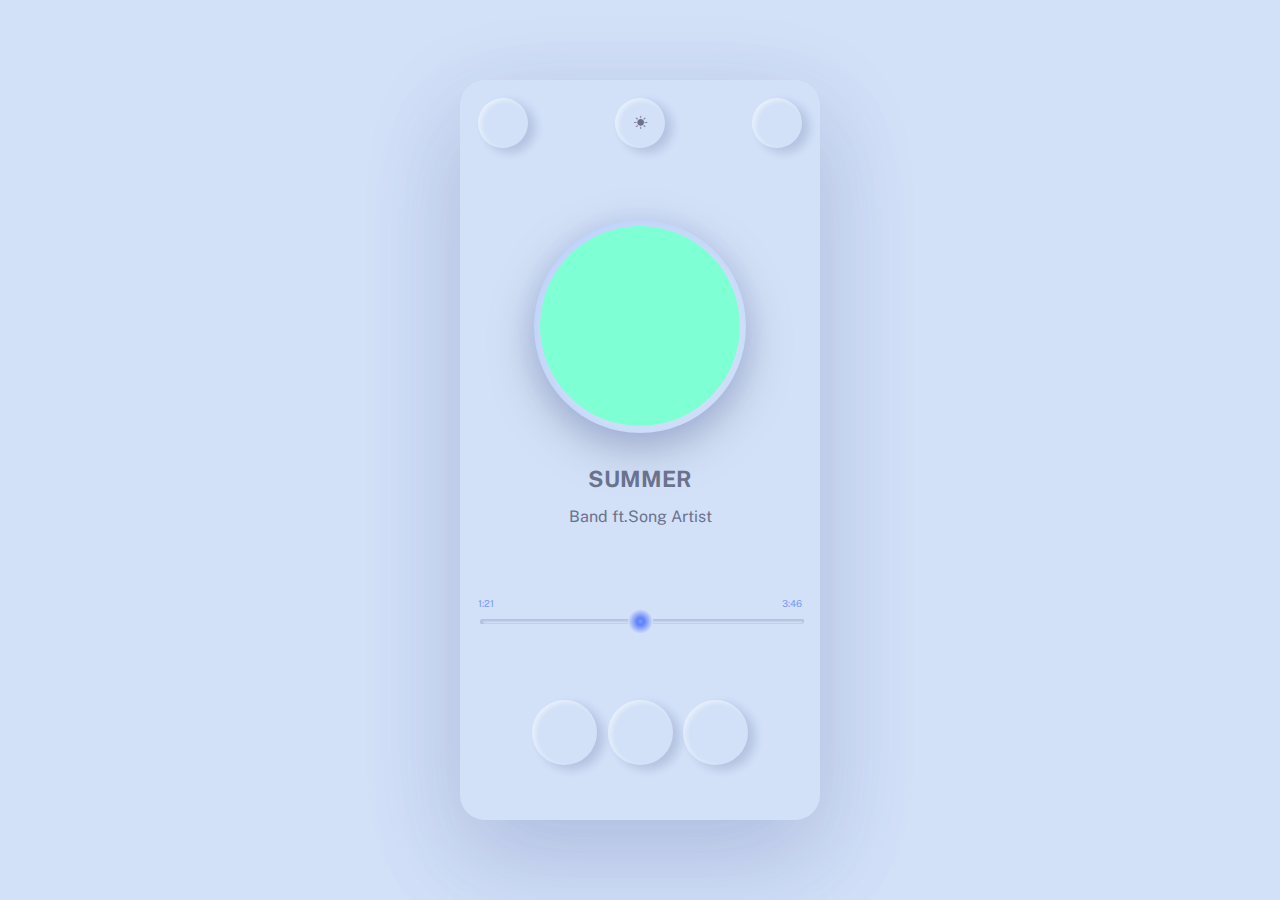
<file: Player1/index.html>
<!DOCTYPE html>
<html lang="en">
<head>
    <meta charset="UTF-8">
    <meta http-equiv="X-UA-Compatible" content="IE=edge">
    <meta name="viewport" content="width=device-width, initial-scale=1.0">
    <title>UI Music Player</title>
    <link rel="stylesheet" href="styles.css">
    <link rel="stylesheet" href="https://cdnjs.cloudflare.com/ajax/libs/font-awesome/6.5.1/css/all.min.css" integrity="sha512-DTOQO9RWCH3ppGqcWaEA1BIZOC6xxalwEsw9c2QQeAIftl+Vegovlnee1c9QX4TctnWMn13TZye+giMm8e2LwA==" crossorigin="anonymous" referrerpolicy="no-referrer" />
    <link rel="stylesheet" href="https://cdn.jsdelivr.net/npm/bootstrap-icons@1.3.0/font/bootstrap-icons.css">
</head>
<body>
    <div class="container">
        <div class="phone light">
            <div id="top-menu">
                <div class="button">
                    <i class="fas fa-arrow-left"></i>
                </div>
                <button id="mode" class="button">
                    <i class="bi bi-brightness-high-fill" id="toggleDark"></i>
                </button>
                <div class="button">
                    <i class="fas fa-bars"></i>
                </div>
            </div>

            <div class="thumbnail-border">
                <div class="song-thumbnail"></div>
            </div>

            <div id="song-details">
                <h1 class="song-title">SUMMER</h1>
                <span class="artist">Band ft.Song Artist</span>
            </div>

            <!-- Time Slider -->
            <div id="time-slider">
                <div class="slider-times">
                    <span>1:21</span>
                    <span>3:46</span>
                </div>
                <input type="range" min="1" max="100" value="50" class="slider" id="myRange">
            </div>

            <!-- player buttons -->
            <div id="song-controls">
                <div class="button">
                    <div class="fa fa-backward"></div>
                </div>
                <div class="button">
                    <div class="fas fa-pause"></div>
                </div>
                <div class="button">
                    <div class="fa fa-forward"></div>
                </div>
            </div>
        </div>
    </div>

    <script src="script.js"></script>
</body>
</html>
</file>
<file: Player1/styles.css>
@import url('https://fonts.googleapis.com/css2?family=Inter:wght@400;600;700&family=Khula:wght@300;400;600&family=Montserrat:wght@200;500&family=Poppins:wght@100;200;300;400;700;800;900&family=Public+Sans:wght@100;300;400;600&family=Rubik+Mono+One&display=swap');

body {
    background-color: #d2e1f8;
    font-family: "Public Sans", sans-serif;
    color: #6b728d;
    overflow: hidden;
}

.light {
    transition: 1s;
    --background : linear-gradient(0deg, rgba(255, 255, 255, .1) 0%, rgba(255, 255, 255, .6) 50%, rgba(255, 255, 255, .1) 100%);
}

.dark {
    transition: 1s;
    --background: #121212;
}

a {
    color: #7a92fe;
}
a:hover {
    color: #fff;
}

.container {
    display: flex;
    position: absolute;
    top: 50%;
    left: 50%;
    transform: translate(-50%, -50%);
}

.phone {
    background-color: var(--background);
    height: 740px;
    width: 360px;
    border-radius: 25px;
    box-shadow: rgba(104, 139, 255, 0.1) 0px 48px 100px 0px, rgba(17, 12, 46, 0.15) 0px 30px 100px 0px;
}

#top-menu {
    width: 90%;
    display: flex;
    justify-content: space-between;
    align-items: center;
    margin: 5%;
    text-transform: uppercase;
    font-size: .7rem;
    letter-spacing: .1rem;
    color: #abb3c7;
}

.song-thumbnail {
    background-image: url();
    background-color: aquamarine;
    background-size: cover;
    background-position: center center;
    height: 100%;
    width: 100%;
    border-radius: 50%;
}

.thumbnail-border {
    height: 200px;
    width: 200px;
    margin: 20% auto 0 auto;
    border-radius: 50%;
    padding: .4rem;
    box-shadow: inset 6px 6px 20px 0 rgba(104, 139, 255, 0.2), rgba(104, 139, 255, 0.1) 0px 4px 20px, rgba(104, 139, 255, 0.1) 0px 8px 24px, rgba(102, 111, 128, 0.4) 0px 16px 45px;
}

.button {
    height: 50px;
    width: 50px;
    display: flex;
    align-items: center;
    justify-content: center;
    border-radius: 50%;
    box-shadow: inset 3px 2px 5px 0 rgba(255, 255, 255, .5), rgba(104, 139, 255, 0.1) 7px 3px 10px, rgba(0, 0, 0, 0.1) 7px 5px 10px;
}

.button:hover {
    box-shadow: inset 6px 6px 10px 0 rgba(0, 0, 0, 0.2);
    background-color: #779bff;
    color: #fff;
}

#mode {
    background-color: var(--background);
    border: none;
    color: #6b728d;
}

#song-details {
    margin-top: 5%;
    display: flex;
    flex-direction: column;
    align-items: center;
}

.song-title {
    font-size: 1.4rem;
}

.artiest {
    font-size: .8rem;
}

#time-slider {
    margin: 20% 5%;
}

.slider-times {
    font-size: .6rem;
    display: flex;
    justify-content: space-between;
    color: #779bff;
}

input[type="range"]::-moz-range-progress {
    background-color: #779bff;
}

.slider {
    -webkit-appearance: none;
    width: 100%;
    height: 5px;
    border-radius: 5px;
    background: transparent;
    outline: none;
    box-shadow: inset 2px 2px 2px 0 rgba(104, 139, 255, 0.2), inset 3px 3px 2px 0 rgba(50, 50, 50, 0.1), inset -45px -45px 1px rgba(255, 255, 255, 0.1), inset -1px -1px 1px 0 rgba(0, 0, 0, 0.1);
}

.slider::-webkit-slider-thumb {
    -webkit-appearance: none;
    appearance: none;
    width: 25px;
    height: 25px;
    outline: none;
    border-radius: 50%;
    border: none;
    background: radial-gradient(circle at center, #779bff 0, #6381f9 20%, #d2e1f8 70%, #fff 100%);
    box-shadow: inset 2px 2px 2px 0 rgba(104, 139, 255, 0.1) 0px 54px 55px, rgba(0, 0, 0, 0.12) 0px -12px 30px, rgba(0, 0, 0, 0.12) 0px 4px 6px, rgba(0, 0, 0, 0.1) 0px 12px 20px;
}

.slider::-moz-range-thumb {
    width: 25px;
    height: 25px;
    border-radius: 50%;
    outline: none;
    border: none;
    background: radial-gradient(circle at center, #779bff 0, #6381f9 20%, #d2e1f8 70%, #fff 100%);
}

#song-controls {
    width: 60%;
    margin: 0% 20%;
    display: flex;
    justify-content: space-between;
    align-items: center;
    font-size: 1rem;
    color: #abb3c7;
}

#song-controls .button {
    height: 65px;
    width: 65px;
}

#credit {
    margin: 5% 0 0 0;
    font-size: .8rem;
    line-height: 2rem;
}
</file>
